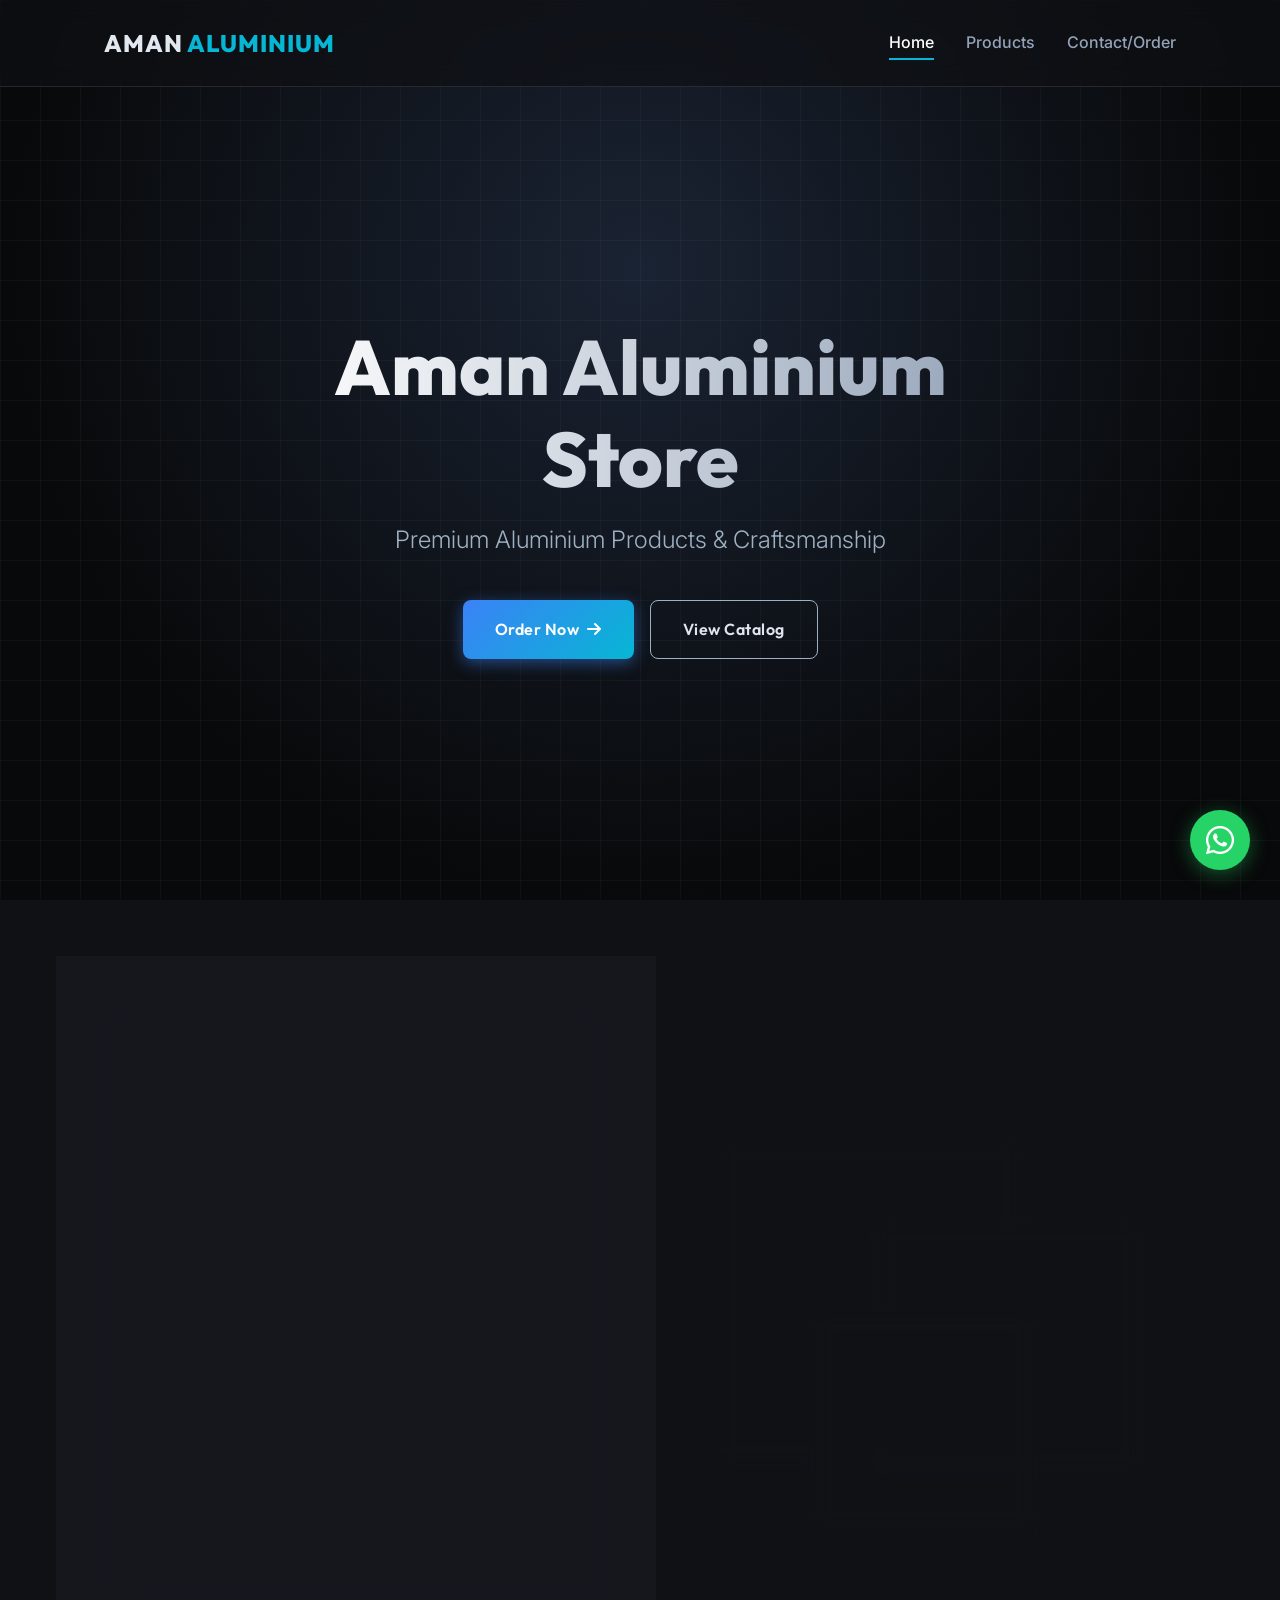
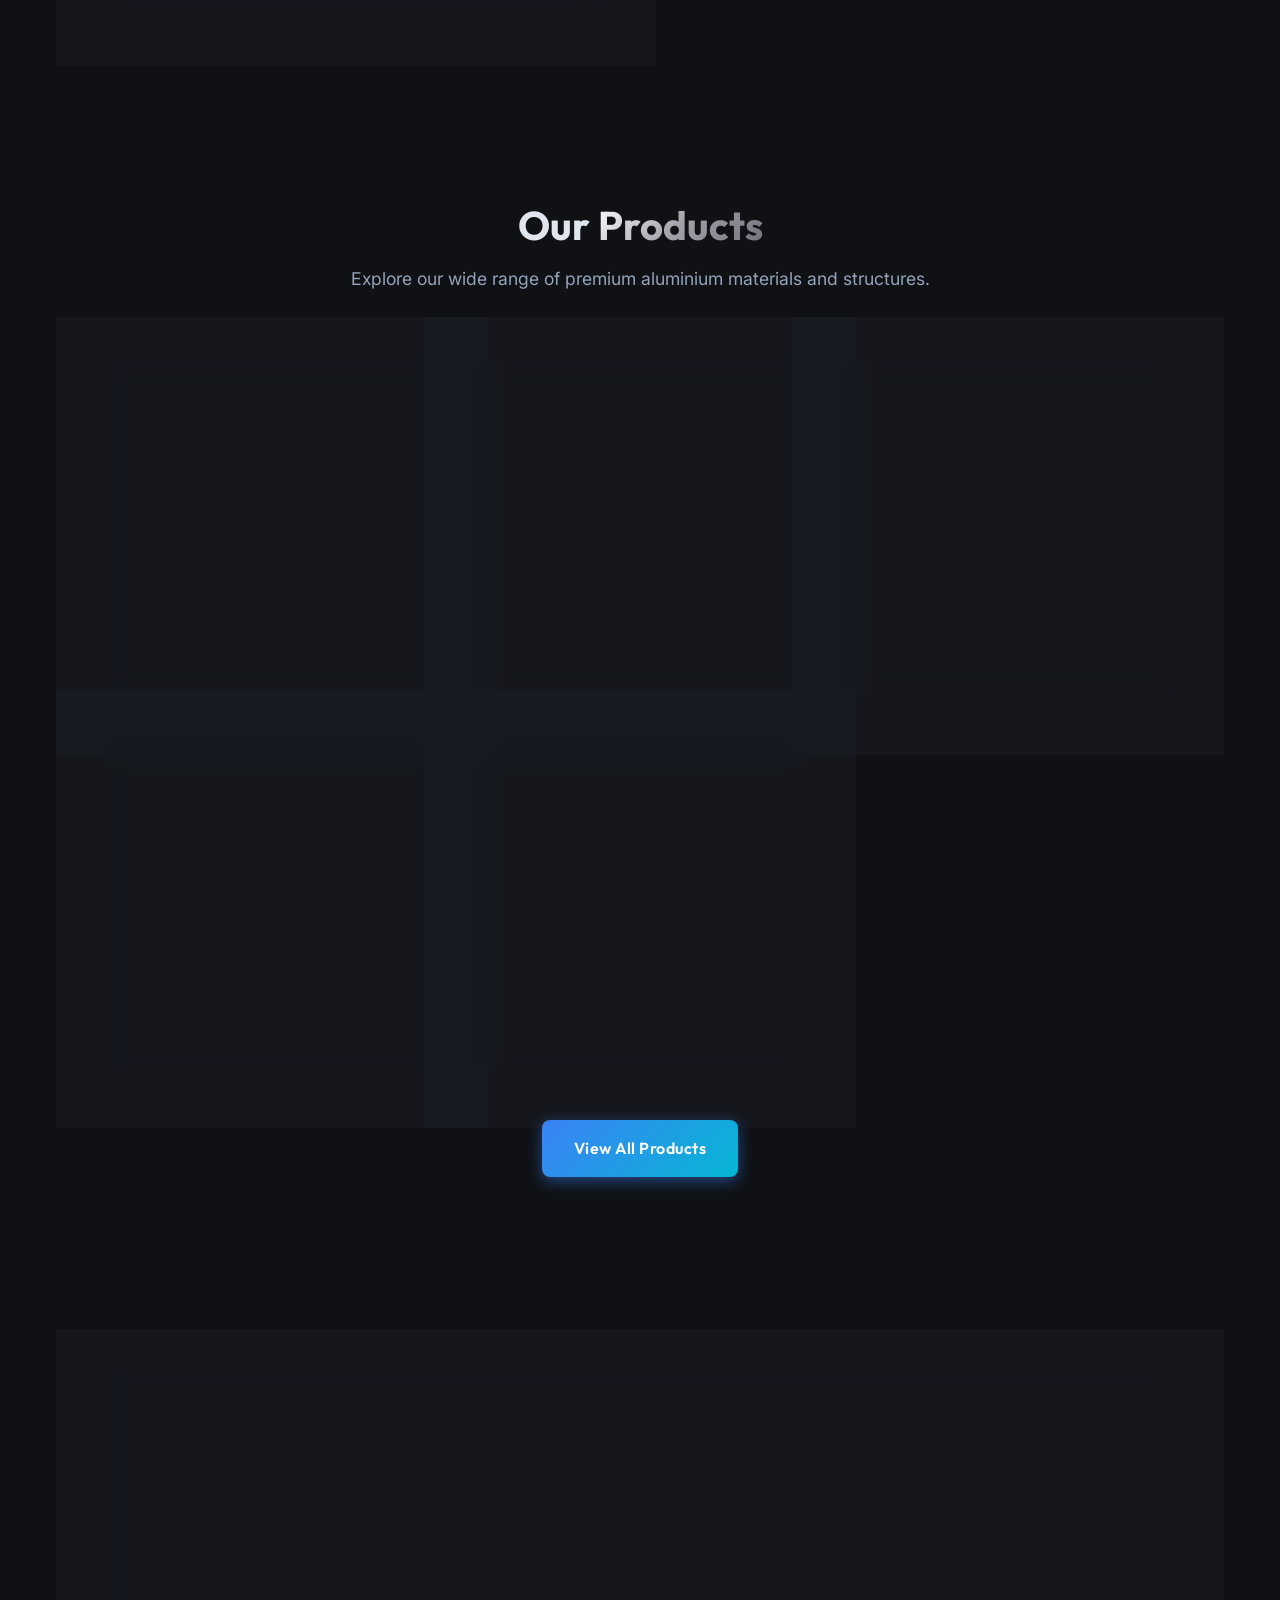
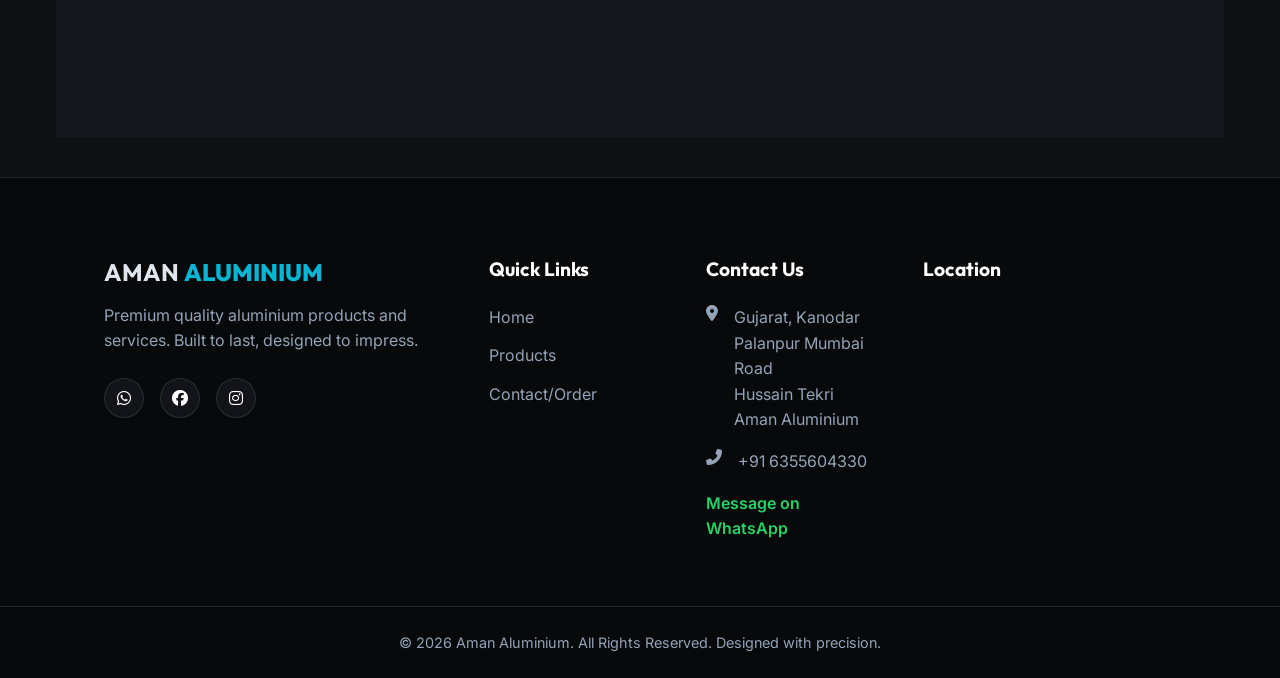
<file: index.html>
<!DOCTYPE html>
<html lang="en">
<head>
    <meta charset="UTF-8">
    <meta name="viewport" content="width=device-width, initial-scale=1.0">
    <title>Aman Aluminium | Premium Aluminium Products</title>
    <meta name="description" content="Aman Aluminium Store - Quality Aluminium Sheets, Doors, Windows, and Custom Work in Kanodar, Gujarat.">
    <!-- Google Fonts for Modern Typography -->
    <link href="https://fonts.googleapis.com/css2?family=Outfit:wght@300;400;600;800&family=Inter:wght@400;500;700&display=swap" rel="stylesheet">
    <link rel="stylesheet" href="style.css">
    <!-- Font Awesome for Icons -->
    <link rel="stylesheet" href="https://cdnjs.cloudflare.com/ajax/libs/font-awesome/6.4.0/css/all.min.css">
</head>
<body>

    <!-- Navigation -->
    <nav class="glass-nav">
        <div class="nav-container">
            <div class="logo">
                <a href="index.html">AMAN <span class="highlight">ALUMINIUM</span></a>
            </div>
            <div class="nav-links">
                <a href="index.html" class="active">Home</a>
                <a href="products.html">Products</a>
                <a href="contact.html">Contact/Order</a>
            </div>
            <div class="mobile-menu-btn">
                <i class="fas fa-bars"></i>
            </div>
        </div>
    </nav>

    <!-- Mobile Nav -->
    <div class="mobile-nav glass-panel">
        <a href="index.html" class="active">Home</a>
        <a href="products.html">Products</a>
        <a href="contact.html">Contact/Order</a>
    </div>

    <!-- Hero Section -->
    <section class="hero" id="home">
        <!-- Abstract gradient background representing metallic reflections -->
        <div class="hero-bg"></div>
        <div class="hero-content">
            <h1 class="reveal-up">Aman Aluminium Store</h1>
            <p class="tagline reveal-up delay-1">Premium Aluminium Products & Craftsmanship</p>
            <div class="hero-buttons reveal-up delay-2">
                <a href="contact.html" class="btn btn-primary">
                    <span class="btn-text">Order Now</span>
                    <i class="fas fa-arrow-right"></i>
                </a>
                <a href="products.html" class="btn btn-secondary">View Catalog</a>
            </div>
        </div>
    </section>

    <!-- About Section -->
    <section class="about section-padding" id="about">
        <div class="container">
            <div class="about-grid">
                <div class="about-text glass-card reveal-left">
                    <h2>Defining Quality in <span class="metallic-text">Aluminium</span></h2>
                    <p>Welcome to <strong>Aman Aluminium</strong>. We are the premier destination for high-quality aluminium products and superior craftsmanship located in Kanodar, Gujarat.</p>
                    <p>From robust architectural frames to elegant interior partitions, our products combine durability with modern aesthetics. We pride ourselves on exceptional service, precision engineering, and delivering premium solutions for both residential and commercial projects.</p>
                    <div class="features-list">
                        <div class="feature-item">
                            <i class="fas fa-check-circle"></i> Premium Quality
                        </div>
                        <div class="feature-item">
                            <i class="fas fa-check-circle"></i> Custom Craftsmanship
                        </div>
                        <div class="feature-item">
                            <i class="fas fa-check-circle"></i> Timely Delivery
                        </div>
                    </div>
                </div>
                <div class="about-image-container reveal-right">
                    <!-- Placeholder representing an aluminium structure -->
                    <div class="abstract-metal-art">
                        <div class="metal-pane pane-1"></div>
                        <div class="metal-pane pane-2"></div>
                        <div class="metal-pane pane-3"></div>
                    </div>
                </div>
            </div>
        </div>
    </section>

    <!-- Products Preview Section -->
    <section class="products-preview section-padding" id="products">
        <div class="container">
            <div class="section-header reveal-up">
                <h2>Our <span class="metallic-text">Products</span></h2>
                <p>Explore our wide range of premium aluminium materials and structures.</p>
            </div>
            
            <div class="product-grid">
                <div class="product-card glass-card reveal-up">
                    <div class="card-icon"><i class="fas fa-layer-group"></i></div>
                    <h3>Aluminium Sheets</h3>
                    <p>High-grade, durable aluminium sheets perfect for roofing, cladding, and industrial applications.</p>
                    <a href="products.html" class="card-link">Explore <i class="fas fa-angle-right"></i></a>
                </div>
                <div class="product-card glass-card reveal-up delay-1">
                    <div class="card-icon"><i class="fas fa-door-closed"></i></div>
                    <h3>Aluminium Doors</h3>
                    <p>Sleek, secure, and modern aluminium doors with smooth mechanisms for any space.</p>
                    <a href="products.html" class="card-link">Explore <i class="fas fa-angle-right"></i></a>
                </div>
                <div class="product-card glass-card reveal-up delay-2">
                    <div class="card-icon"><i class="fas fa-border-all"></i></div>
                    <h3>Aluminium Windows</h3>
                    <p>Weather-resistant, energy-efficient windows maximizing natural light and ventilation.</p>
                    <a href="products.html" class="card-link">Explore <i class="fas fa-angle-right"></i></a>
                </div>
                <div class="product-card glass-card reveal-up">
                    <div class="card-icon"><i class="fas fa-crop-simple"></i></div>
                    <h3>Aluminium Frames</h3>
                    <p>Sturdy architectural frames custom-built to support heavy applications smoothly.</p>
                    <a href="products.html" class="card-link">Explore <i class="fas fa-angle-right"></i></a>
                </div>
                <div class="product-card glass-card reveal-up delay-1">
                    <div class="card-icon"><i class="fas fa-hammer"></i></div>
                    <h3>Custom Work</h3>
                    <p>Bespoke aluminium fabrication tailored exactly to your unique sizing and design needs.</p>
                    <a href="products.html" class="card-link">Explore <i class="fas fa-angle-right"></i></a>
                </div>
            </div>
            
            <div class="center-btn reveal-up delay-2" style="margin-top: 3rem; text-align: center;">
                <a href="products.html" class="btn btn-primary">View All Products</a>
            </div>
        </div>
    </section>

    <!-- WhatsApp Contact Section -->
    <section class="whatsapp-cta section-padding">
        <div class="container">
            <div class="cta-box glass-card reveal-scale">
                <div class="cta-content">
                    <h2>Need an Instant Quote?</h2>
                    <p>Chat with us directly on WhatsApp for inquiries, pricing, or custom orders.</p>
                    <a href="https://wa.me/916355604330" target="_blank" class="btn btn-whatsapp">
                        <i class="fab fa-whatsapp"></i> Chat on WhatsApp
                    </a>
                </div>
                <!-- Dynamic background effect for CTA -->
                <div class="glow-orb"></div>
            </div>
        </div>
    </section>

    <!-- Footer -->
    <footer class="footer">
        <div class="container footer-grid">
            <div class="footer-brand">
                <h3>AMAN <span class="highlight">ALUMINIUM</span></h3>
                <p>Premium quality aluminium products and services. Built to last, designed to impress.</p>
                <div class="social-links">
                    <a href="https://wa.me/916355604330" target="_blank"><i class="fab fa-whatsapp"></i></a>
                    <a href="#"><i class="fab fa-facebook"></i></a>
                    <a href="#"><i class="fab fa-instagram"></i></a>
                </div>
            </div>
            <div class="footer-links">
                <h4>Quick Links</h4>
                <ul>
                    <li><a href="index.html">Home</a></li>
                    <li><a href="products.html">Products</a></li>
                    <li><a href="contact.html">Contact/Order</a></li>
                </ul>
            </div>
            <div class="footer-contact">
                <h4>Contact Us</h4>
                <p><i class="fas fa-map-marker-alt"></i> Gujarat, Kanodar<br>Palanpur Mumbai Road<br>Hussain Tekri<br>Aman Aluminium</p>
                <p><i class="fas fa-phone-alt"></i> +91 6355604330</p>
                <a href="https://wa.me/916355604330" class="footer-wa-link" target="_blank">Message on WhatsApp</a>
            </div>
            <div class="footer-map">
                <h4>Location</h4>
                <!-- Small Google Map Preview iframe -->
                <div class="map-container-small">
                    <iframe src="https://www.google.com/maps/embed?pb=!1m18!1m12!1m3!1d3637.266006764426!2d72.33649511520625!3d24.116534584409395!2m3!1f0!2f0!3f0!3m2!1i1024!2i768!4f13.1!3m3!1m2!1s0x395ceb8a2e0a297b%3A0xe5a14d485e7836ea!2sKanodar%2C%20Gujarat!5e0!3m2!1sen!2sin!4v1715421250000!5m2!1sen!2sin" width="100%" height="100%" style="border:0; border-radius: 8px;" allowfullscreen="" loading="lazy" referrerpolicy="no-referrer-when-downgrade"></iframe>
                </div>
            </div>
        </div>
        <div class="footer-bottom">
            <p>&copy; 2026 Aman Aluminium. All Rights Reserved. Designed with precision.</p>
        </div>
    </footer>

    <!-- Fixed WhatsApp Bubble -->
    <a href="https://wa.me/916355604330" target="_blank" class="floating-wa" title="Chat with us">
        <i class="fab fa-whatsapp"></i>
    </a>

    <script src="script.js"></script>
</body>
</html>
</file>
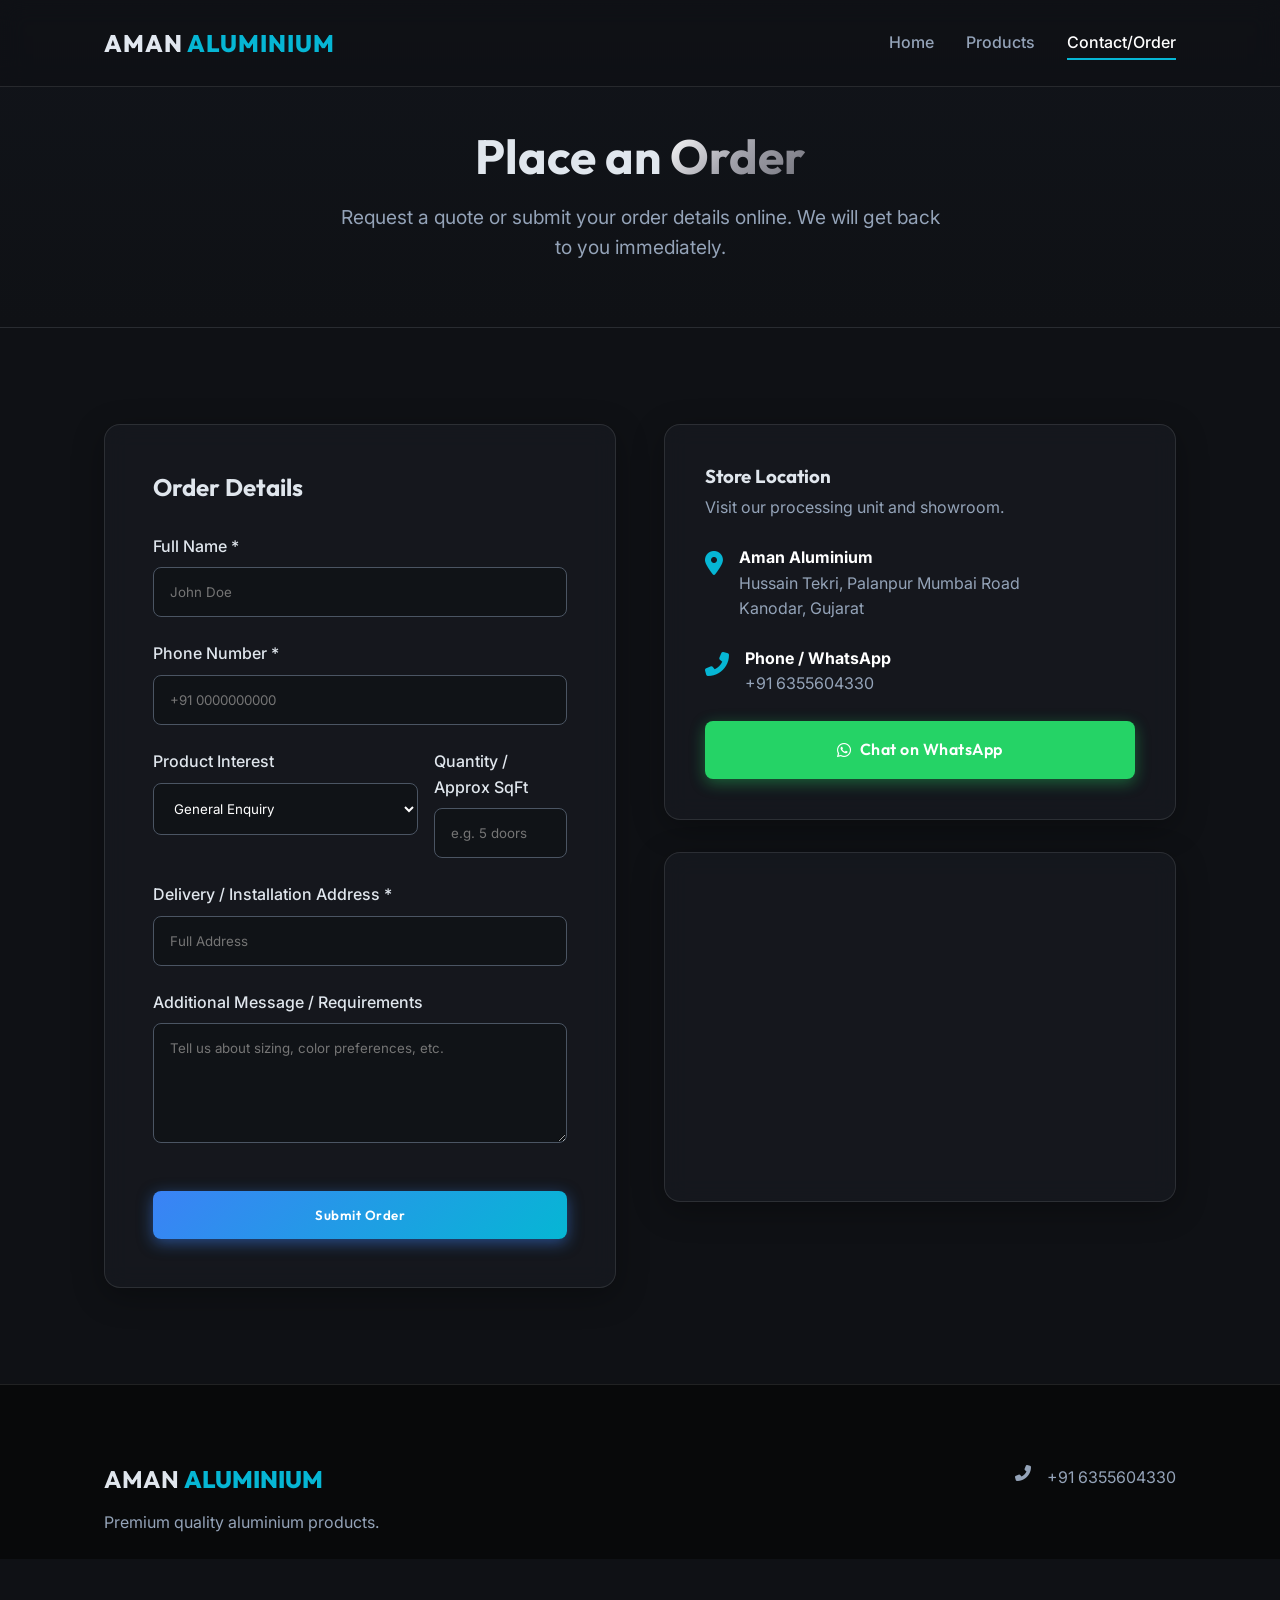
<file: contact.html>
<!DOCTYPE html>
<html lang="en">
<head>
    <meta charset="UTF-8">
    <meta name="viewport" content="width=device-width, initial-scale=1.0">
    <title>Contact & Order | Aman Aluminium</title>
    <!-- Google Fonts -->
    <link href="https://fonts.googleapis.com/css2?family=Outfit:wght@300;400;600;800&family=Inter:wght@400;500;700&display=swap" rel="stylesheet">
    <!-- Font Awesome -->
    <link rel="stylesheet" href="https://cdnjs.cloudflare.com/ajax/libs/font-awesome/6.4.0/css/all.min.css">
    <link rel="stylesheet" href="style.css">
</head>
<body>

    <!-- Navigation -->
    <nav class="glass-nav">
        <div class="nav-container">
            <div class="logo">
                <a href="index.html">AMAN <span class="highlight">ALUMINIUM</span></a>
            </div>
            <div class="nav-links">
                <a href="index.html">Home</a>
                <a href="products.html">Products</a>
                <a href="contact.html" class="active">Contact/Order</a>
            </div>
            <div class="mobile-menu-btn">
                <i class="fas fa-bars"></i>
            </div>
        </div>
    </nav>

    <!-- Mobile Nav -->
    <div class="mobile-nav glass-panel">
        <a href="index.html">Home</a>
        <a href="products.html">Products</a>
        <a href="contact.html" class="active">Contact/Order</a>
    </div>

    <!-- Page Header -->
    <header class="page-header">
        <div class="container reveal-up">
            <h1>Place an <span class="metallic-text">Order</span></h1>
            <p style="color: var(--text-muted); font-size: 1.2rem; max-width: 600px; margin: 0 auto;">Request a quote or submit your order details online. We will get back to you immediately.</p>
        </div>
    </header>

    <!-- Contact Section -->
    <section class="section-padding">
        <div class="container">
            <div class="contact-grid">
                
                <!-- Order Form -->
                <div class="glass-card reveal-left" style="padding: 3rem;">
                    <h2 style="margin-bottom: 2rem;">Order Details</h2>
                    
                    <div id="form-success-msg" style="display: none; background: rgba(37, 211, 102, 0.2); border: 1px solid var(--whatsapp-green); color: white; padding: 1rem; border-radius: 8px; margin-bottom: 2rem;">
                        <i class="fas fa-check-circle" style="color: var(--whatsapp-green);"></i> Order sent successfully! We will contact you soon.
                    </div>
                    <div id="form-error-msg" style="display: none; background: rgba(220, 38, 38, 0.2); border: 1px solid #dc2626; color: white; padding: 1rem; border-radius: 8px; margin-bottom: 2rem;">
                        <i class="fas fa-exclamation-circle" style="color: #dc2626;"></i> Failed to send order. Please try WhatsApp.
                    </div>

                    <form id="orderForm">
                        <div class="form-group">
                            <label for="customerName">Full Name *</label>
                            <input type="text" id="customerName" name="customerName" class="form-control" required placeholder="John Doe">
                        </div>
                        
                        <div class="form-group">
                            <label for="phoneNumber">Phone Number *</label>
                            <input type="tel" id="phoneNumber" name="phoneNumber" class="form-control" required placeholder="+91 0000000000">
                        </div>

                        <div style="display: grid; grid-template-columns: 2fr 1fr; gap: 1rem;">
                            <div class="form-group">
                                <label for="productName">Product Interest</label>
                                <select id="productName" name="productName" class="form-control">
                                    <option value="General Enquiry">General Enquiry</option>
                                    <option value="Aluminium Window">Aluminium Window</option>
                                    <option value="Aluminium Door">Aluminium Door</option>
                                    <option value="Aluminium Frame">Aluminium Frame</option>
                                    <option value="Aluminium Glass Work">Aluminium Glass Work</option>
                                    <option value="Aluminium Sliding Door">Aluminium Sliding Door</option>
                                    <option value="Aluminium Partition">Aluminium Partition</option>
                                    <option value="Custom Work">Custom Work</option>
                                </select>
                            </div>
                            <div class="form-group">
                                <label for="quantity">Quantity / Approx SqFt</label>
                                <input type="text" id="quantity" name="quantity" class="form-control" placeholder="e.g. 5 doors">
                            </div>
                        </div>

                        <div class="form-group">
                            <label for="address">Delivery / Installation Address *</label>
                            <input type="text" id="address" name="address" class="form-control" required placeholder="Full Address">
                        </div>

                        <div class="form-group">
                            <label for="message">Additional Message / Requirements</label>
                            <textarea id="message" name="message" class="form-control" placeholder="Tell us about sizing, color preferences, etc."></textarea>
                        </div>

                        <button type="submit" class="btn btn-primary" style="width: 100%; margin-top: 1rem;">
                            Submit Order
                        </button>
                    </form>
                </div>

                <!-- Contact Info & Map -->
                <div class="contact-info reveal-right">
                    <div class="glass-card" style="padding: 2.5rem; margin-bottom: 2rem;">
                        <h3>Store Location</h3>
                        <p style="color: var(--text-muted); margin-top: 0.5rem; margin-bottom: 1.5rem;">Visit our processing unit and showroom.</p>
                        
                        <div style="display: flex; gap: 1rem; margin-bottom: 1.5rem;">
                            <div style="color: var(--accent-cyan); font-size: 1.5rem;"><i class="fas fa-map-marker-alt"></i></div>
                            <div>
                                <strong style="color: white;">Aman Aluminium</strong><br>
                                <span style="color: var(--text-muted);">Hussain Tekri, Palanpur Mumbai Road<br>Kanodar, Gujarat</span>
                            </div>
                        </div>

                        <div style="display: flex; gap: 1rem; margin-bottom: 1.5rem;">
                            <div style="color: var(--accent-cyan); font-size: 1.5rem;"><i class="fas fa-phone-alt"></i></div>
                            <div>
                                <strong style="color: white;">Phone / WhatsApp</strong><br>
                                <span style="color: var(--text-muted);">+91 6355604330</span>
                            </div>
                        </div>

                        <a href="https://wa.me/916355604330" target="_blank" class="btn btn-whatsapp" style="width: 100%;">
                            <i class="fab fa-whatsapp"></i> Chat on WhatsApp
                        </a>
                    </div>

                    <!-- Large Interactive Map -->
                    <div class="glass-card map-wrapper" style="padding: 0; overflow: hidden; height: 350px;">
                        <iframe src="https://www.google.com/maps/embed?pb=!1m18!1m12!1m3!1d3637.266006764426!2d72.33649511520625!3d24.116534584409395!2m3!1f0!2f0!3f0!3m2!1i1024!2i768!4f13.1!3m3!1m2!1s0x395ceb8a2e0a297b%3A0xe5a14d485e7836ea!2sKanodar%2C%20Gujarat!5e0!3m2!1sen!2sin!4v1715421250000!5m2!1sen!2sin" width="100%" height="100%" style="border:0;" allowfullscreen="" loading="lazy" referrerpolicy="no-referrer-when-downgrade"></iframe>
                    </div>
                </div>

            </div>
        </div>
    </section>

    <!-- Footer -->
    <footer class="footer">
        <!-- Reusing simple footer layout -->
        <div class="container footer-grid" style="grid-template-columns: 1fr 1fr;">
            <div class="footer-brand">
                <h3>AMAN <span class="highlight">ALUMINIUM</span></h3>
                <p>Premium quality aluminium products.</p>
            </div>
            <div class="footer-contact" style="text-align: right;">
                <p style="justify-content: flex-end;"><i class="fas fa-phone-alt"></i> +91 6355604330</p>
            </div>
        </div>
    </footer>

    <script src="script.js"></script>
</body>
</html>
</file>
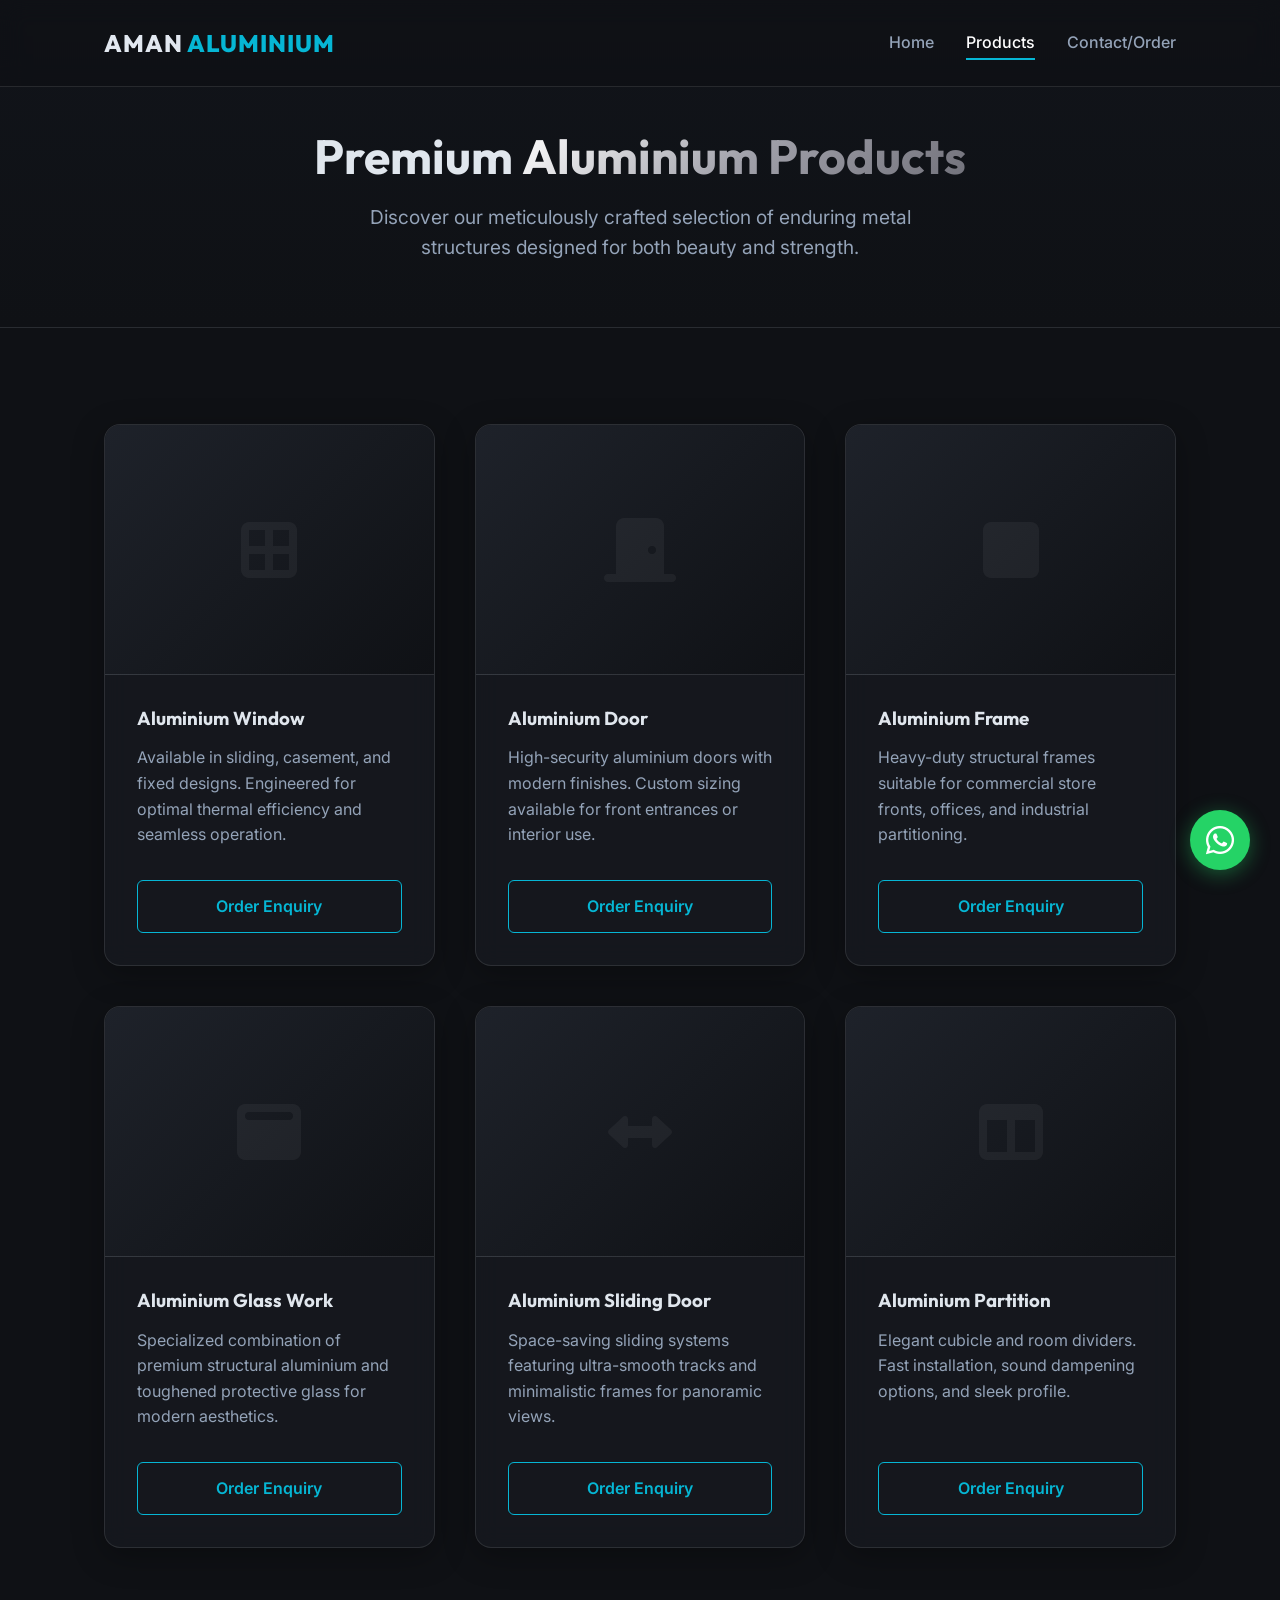
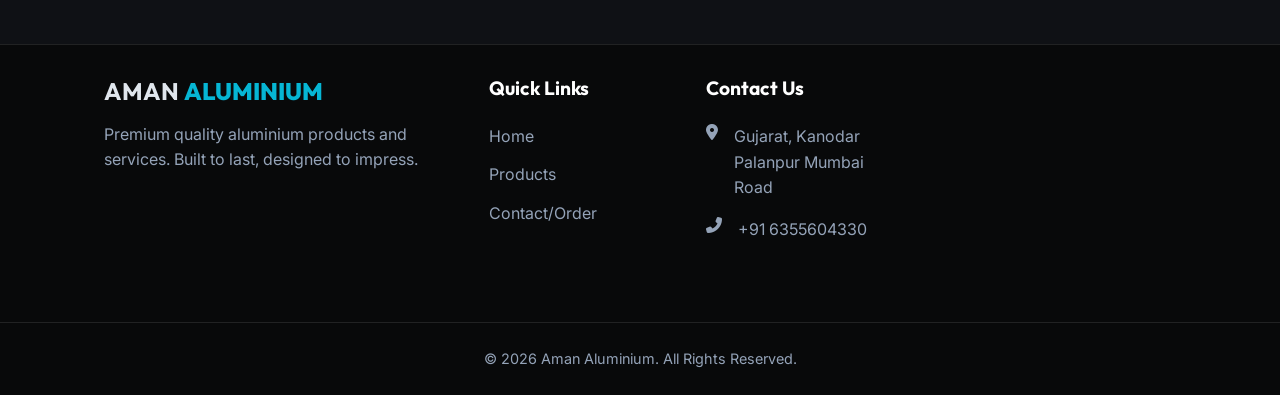
<file: products.html>
<!DOCTYPE html>
<html lang="en">
<head>
    <meta charset="UTF-8">
    <meta name="viewport" content="width=device-width, initial-scale=1.0">
    <title>Products | Aman Aluminium</title>
    <!-- Google Fonts -->
    <link href="https://fonts.googleapis.com/css2?family=Outfit:wght@300;400;600;800&family=Inter:wght@400;500;700&display=swap" rel="stylesheet">
    <!-- Font Awesome -->
    <link rel="stylesheet" href="https://cdnjs.cloudflare.com/ajax/libs/font-awesome/6.4.0/css/all.min.css">
    <link rel="stylesheet" href="style.css">
    <style>
        .product-img-placeholder {
            width: 100%;
            height: 250px;
            background: linear-gradient(135deg, #1e222a 0%, #0f1115 100%);
            display: flex;
            align-items: center;
            justify-content: center;
            font-size: 4rem;
            color: rgba(255,255,255,0.05);
            border-bottom: 1px solid var(--card-border);
            position: relative;
            overflow: hidden;
        }
        .product-img-placeholder::after {
            content: '';
            position: absolute;
            top: 0; left: -100%;
            width: 50%; height: 100%;
            background: linear-gradient(to right, transparent, rgba(255,255,255,0.05), transparent);
            transform: skewX(-20deg);
            animation: shine 6s infinite;
        }
        @keyframes shine {
            0% { left: -100%; }
            20% { left: 200%; }
            100% { left: 200%; }
        }
        .product-grid-page {
            display: grid;
            grid-template-columns: repeat(auto-fill, minmax(320px, 1fr));
            gap: 2.5rem;
        }
        .product-card-page {
            padding: 0;
            display: flex;
            flex-direction: column;
            border-radius: var(--border-rad);
            overflow: hidden;
        }
        .product-info {
            padding: 2rem;
            display: flex;
            flex-direction: column;
            flex-grow: 1;
        }
        .product-info h3 {
            margin-bottom: 1rem;
        }
        .product-info p {
            color: var(--text-muted);
            margin-bottom: 2rem;
            flex-grow: 1;
        }
        .btn-order-outline {
            display: block;
            text-align: center;
            padding: 0.8rem;
            border: 1px solid var(--accent-cyan);
            color: var(--accent-cyan);
            border-radius: 6px;
            font-weight: 600;
            transition: var(--transition);
        }
        .btn-order-outline:hover {
            background: rgba(6, 182, 212, 0.1);
            color: white;
            box-shadow: 0 0 15px rgba(6, 182, 212, 0.3);
        }
    </style>
</head>
<body>

    <!-- Navigation -->
    <nav class="glass-nav">
        <div class="nav-container">
            <div class="logo">
                <a href="index.html">AMAN <span class="highlight">ALUMINIUM</span></a>
            </div>
            <div class="nav-links">
                <a href="index.html">Home</a>
                <a href="products.html" class="active">Products</a>
                <a href="contact.html">Contact/Order</a>
            </div>
            <div class="mobile-menu-btn">
                <i class="fas fa-bars"></i>
            </div>
        </div>
    </nav>

    <!-- Mobile Nav -->
    <div class="mobile-nav glass-panel">
        <a href="index.html">Home</a>
        <a href="products.html" class="active">Products</a>
        <a href="contact.html">Contact/Order</a>
    </div>

    <!-- Page Header -->
    <header class="page-header">
        <div class="container reveal-up">
            <h1>Premium <span class="metallic-text">Aluminium Products</span></h1>
            <p style="color: var(--text-muted); font-size: 1.2rem; max-width: 600px; margin: 0 auto;">Discover our meticulously crafted selection of enduring metal structures designed for both beauty and strength.</p>
        </div>
    </header>

    <!-- Products Catalog -->
    <section class="section-padding">
        <div class="container">
            <div class="product-grid-page">
                
                <!-- Product 1 -->
                <div class="product-card-page glass-card reveal-scale">
                    <div class="product-img-placeholder">
                        <i class="fas fa-border-all"></i>
                    </div>
                    <div class="product-info">
                        <h3>Aluminium Window</h3>
                        <p>Available in sliding, casement, and fixed designs. Engineered for optimal thermal efficiency and seamless operation.</p>
                        <a href="contact.html?product=Aluminium%20Window" class="btn-order-outline">Order Enquiry</a>
                    </div>
                </div>

                <!-- Product 2 -->
                <div class="product-card-page glass-card reveal-scale delay-1">
                    <div class="product-img-placeholder">
                        <i class="fas fa-door-closed"></i>
                    </div>
                    <div class="product-info">
                        <h3>Aluminium Door</h3>
                        <p>High-security aluminium doors with modern finishes. Custom sizing available for front entrances or interior use.</p>
                        <a href="contact.html?product=Aluminium%20Door" class="btn-order-outline">Order Enquiry</a>
                    </div>
                </div>

                <!-- Product 3 -->
                <div class="product-card-page glass-card reveal-scale delay-2">
                    <div class="product-img-placeholder">
                        <i class="fas fa-square"></i>
                    </div>
                    <div class="product-info">
                        <h3>Aluminium Frame</h3>
                        <p>Heavy-duty structural frames suitable for commercial store fronts, offices, and industrial partitioning.</p>
                        <a href="contact.html?product=Aluminium%20Frame" class="btn-order-outline">Order Enquiry</a>
                    </div>
                </div>

                <!-- Product 4 -->
                <div class="product-card-page glass-card reveal-scale">
                    <div class="product-img-placeholder">
                        <i class="fas fa-window-maximize"></i>
                    </div>
                    <div class="product-info">
                        <h3>Aluminium Glass Work</h3>
                        <p>Specialized combination of premium structural aluminium and toughened protective glass for modern aesthetics.</p>
                        <a href="contact.html?product=Aluminium%20Glass%20Work" class="btn-order-outline">Order Enquiry</a>
                    </div>
                </div>

                <!-- Product 5 -->
                <div class="product-card-page glass-card reveal-scale delay-1">
                    <div class="product-img-placeholder">
                        <i class="fas fa-arrows-alt-h"></i>
                    </div>
                    <div class="product-info">
                        <h3>Aluminium Sliding Door</h3>
                        <p>Space-saving sliding systems featuring ultra-smooth tracks and minimalistic frames for panoramic views.</p>
                        <a href="contact.html?product=Aluminium%20Sliding%20Door" class="btn-order-outline">Order Enquiry</a>
                    </div>
                </div>

                <!-- Product 6 -->
                <div class="product-card-page glass-card reveal-scale delay-2">
                    <div class="product-img-placeholder">
                        <i class="fas fa-columns"></i>
                    </div>
                    <div class="product-info">
                        <h3>Aluminium Partition</h3>
                        <p>Elegant cubicle and room dividers. Fast installation, sound dampening options, and sleek profile.</p>
                        <a href="contact.html?product=Aluminium%20Partition" class="btn-order-outline">Order Enquiry</a>
                    </div>
                </div>

            </div>
        </div>
    </section>

    <!-- Footer -->
    <footer class="footer" style="padding-top: 2rem;">
        <div class="container footer-grid">
            <div class="footer-brand">
                <h3>AMAN <span class="highlight">ALUMINIUM</span></h3>
                <p>Premium quality aluminium products and services. Built to last, designed to impress.</p>
            </div>
            <div class="footer-links">
                <h4>Quick Links</h4>
                <ul>
                    <li><a href="index.html">Home</a></li>
                    <li><a href="products.html">Products</a></li>
                    <li><a href="contact.html">Contact/Order</a></li>
                </ul>
            </div>
            <div class="footer-contact">
                <h4>Contact Us</h4>
                <p><i class="fas fa-map-marker-alt"></i> Gujarat, Kanodar<br>Palanpur Mumbai Road</p>
                <p><i class="fas fa-phone-alt"></i> +91 6355604330</p>
            </div>
        </div>
        <div class="footer-bottom">
            <p>&copy; 2026 Aman Aluminium. All Rights Reserved.</p>
        </div>
    </footer>

    <!-- Fixed WhatsApp Bubble -->
    <a href="https://wa.me/916355604330" target="_blank" class="floating-wa" title="Chat with us">
        <i class="fab fa-whatsapp"></i>
    </a>

    <script src="script.js"></script>
</body>
</html>
</file>
<file: style.css>
/* =========================================
   Aman Aluminium - Modern UI CSS
   ========================================= */

/* --- CSS Variables & Design System --- */
:root {
    /* Premium Aluminium Color Palette */
    --bg-dark: #0f1115;
    --bg-darker: #08090a;
    --card-bg: rgba(26, 29, 36, 0.6);
    --card-border: rgba(255, 255, 255, 0.1);
    
    --text-main: #e2e8f0;
    --text-muted: #94a3b8;
    
    --silver-light: #e0e6ed;
    --silver-mid: #9eb1c2;
    --silver-dark: #4b5563;
    
    --accent-blue: #3b82f6;
    --accent-cyan: #06b6d4;
    --accent-glow: rgba(59, 130, 246, 0.5);
    
    --whatsapp-green: #25D366;
    --whatsapp-dark: #128C7E;

    --font-heading: 'Outfit', sans-serif;
    --font-body: 'Inter', sans-serif;

    /* Spacing & Utilities */
    --transition: all 0.3s cubic-bezier(0.4, 0, 0.2, 1);
    --border-rad: 16px;
    --glass-blur: blur(12px);
}

/* --- Global Reset --- */
* {
    margin: 0;
    padding: 0;
    box-sizing: border-box;
}

html {
    scroll-behavior: smooth;
}

body {
    font-family: var(--font-body);
    background-color: var(--bg-dark);
    color: var(--text-main);
    line-height: 1.6;
    overflow-x: hidden;
}

h1, h2, h3, h4, h5, h6 {
    font-family: var(--font-heading);
    color: var(--silver-light);
    line-height: 1.2;
}

a {
    text-decoration: none;
    color: inherit;
    transition: var(--transition);
}

ul {
    list-style: none;
}

/* --- Typography --- */
.metallic-text {
    background: linear-gradient(135deg, #ffffff 0%, #a1a1aa 50%, #71717a 100%);
    -webkit-background-clip: text;
    -webkit-text-fill-color: transparent;
    display: inline-block;
}

.highlight {
    color: var(--accent-cyan);
    font-weight: 800;
}

/* --- Layout --- */
.container {
    max-width: 1200px;
    margin: 0 auto;
    padding: 0 5%;
}

.section-padding {
    padding: 6rem 0;
}

.section-header {
    text-align: center;
    margin-bottom: 4rem;
}

.section-header h2 {
    font-size: 2.5rem;
    margin-bottom: 1rem;
}

.section-header p {
    color: var(--text-muted);
    font-size: 1.1rem;
    max-width: 600px;
    margin: 0 auto;
}

/* --- Components --- */
/* Glassmorphism Classes */
.glass-nav {
    position: fixed;
    top: 0;
    width: 100%;
    z-index: 1000;
    background: rgba(15, 17, 21, 0.7);
    backdrop-filter: var(--glass-blur);
    -webkit-backdrop-filter: var(--glass-blur);
    border-bottom: 1px solid var(--card-border);
    transition: var(--transition);
}

.glass-nav.scrolled {
    background: rgba(8, 9, 10, 0.9);
    box-shadow: 0 4px 30px rgba(0, 0, 0, 0.5);
}

.glass-card {
    background: var(--card-bg);
    backdrop-filter: var(--glass-blur);
    -webkit-backdrop-filter: var(--glass-blur);
    border: 1px solid var(--card-border);
    border-radius: var(--border-rad);
    box-shadow: 0 8px 32px 0 rgba(0, 0, 0, 0.3);
}

/* Buttons */
.btn {
    display: inline-flex;
    align-items: center;
    justify-content: center;
    gap: 0.5rem;
    padding: 1rem 2rem;
    border-radius: 8px;
    font-family: var(--font-heading);
    font-weight: 600;
    letter-spacing: 0.5px;
    cursor: pointer;
    transition: var(--transition);
    border: none;
    position: relative;
    overflow: hidden;
}

.btn::before {
    content: '';
    position: absolute;
    top: 0; left: -100%;
    width: 100%; height: 100%;
    background: linear-gradient(90deg, transparent, rgba(255,255,255,0.2), transparent);
    transition: var(--transition);
}

.btn:hover::before {
    left: 100%;
    transition: 0.7s ease-in-out;
}

.btn-primary {
    background: linear-gradient(135deg, var(--accent-blue), var(--accent-cyan));
    color: white;
    box-shadow: 0 4px 15px var(--accent-glow);
}

.btn-primary:hover {
    transform: translateY(-2px);
    box-shadow: 0 6px 20px rgba(6, 182, 212, 0.6);
}

.btn-secondary {
    background: transparent;
    color: var(--silver-light);
    border: 1px solid var(--silver-mid);
}

.btn-secondary:hover {
    background: rgba(255, 255, 255, 0.05);
    border-color: white;
}

.btn-whatsapp {
    background: var(--whatsapp-green);
    color: white;
    box-shadow: 0 4px 15px rgba(37, 211, 102, 0.4);
}

.btn-whatsapp:hover {
    background: var(--whatsapp-dark);
    transform: translateY(-2px);
}

/* --- Navigation --- */
.nav-container {
    max-width: 1200px;
    margin: 0 auto;
    padding: 1.5rem 5%;
    display: flex;
    justify-content: space-between;
    align-items: center;
}

.logo a {
    font-family: var(--font-heading);
    font-size: 1.5rem;
    font-weight: 800;
    letter-spacing: 1px;
}

.nav-links {
    display: flex;
    gap: 2rem;
}

.nav-links a {
    font-weight: 500;
    color: var(--text-muted);
    position: relative;
}

.nav-links a:hover, .nav-links a.active {
    color: white;
}

.nav-links a::after {
    content: '';
    position: absolute;
    width: 0; height: 2px;
    bottom: -4px; left: 0;
    background: var(--accent-cyan);
    transition: var(--transition);
}

.nav-links a:hover::after, .nav-links a.active::after {
    width: 100%;
}

.mobile-menu-btn {
    display: none;
    font-size: 1.5rem;
    cursor: pointer;
    color: var(--text-main);
}

.mobile-nav {
    position: fixed;
    top: -100%;
    left: 0;
    width: 100%;
    padding: 6rem 2rem 2rem;
    display: flex;
    flex-direction: column;
    gap: 1.5rem;
    z-index: 999;
    text-align: center;
    transition: 0.4s ease-in-out;
}

.mobile-nav.open {
    top: 0;
}

.mobile-nav a {
    font-size: 1.2rem;
    font-weight: 600;
}

/* --- Hero Section --- */
.hero {
    height: 100vh;
    display: flex;
    align-items: center;
    justify-content: center;
    position: relative;
    overflow: hidden;
    padding-top: 5rem;
}

.hero-bg {
    position: absolute;
    top: 0; left: 0;
    width: 100%; height: 100%;
    background: radial-gradient(circle at 50% 30%, #1a2333 0%, #08090a 70%);
    z-index: -2;
}

.hero-bg::after {
    content: '';
    position: absolute;
    top: 0; left: 0;
    width: 100%; height: 100%;
    background-image: 
        linear-gradient(rgba(255,255,255,0.03) 1px, transparent 1px),
        linear-gradient(90deg, rgba(255,255,255,0.03) 1px, transparent 1px);
    background-size: 40px 40px;
    z-index: -1;
}

.hero-content {
    text-align: center;
    max-width: 800px;
    padding: 0 2rem;
    z-index: 10;
}

.hero-content h1 {
    font-size: clamp(3rem, 6vw, 5.5rem);
    margin-bottom: 1rem;
    background: linear-gradient(to right, #ffffff, #94a3b8);
    -webkit-background-clip: text;
    -webkit-text-fill-color: transparent;
    font-weight: 800;
}

.hero-content .tagline {
    font-size: clamp(1.2rem, 2vw, 1.5rem);
    color: var(--silver-mid);
    margin-bottom: 2.5rem;
    font-weight: 300;
}

.hero-buttons {
    display: flex;
    gap: 1rem;
    justify-content: center;
}

/* --- About Section --- */
.about-grid {
    display: grid;
    grid-template-columns: 1fr 1fr;
    gap: 4rem;
    align-items: center;
}

.about-text {
    padding: 3rem;
}

.about-text h2 {
    font-size: 2.5rem;
    margin-bottom: 1.5rem;
}

.about-text p {
    color: var(--text-muted);
    margin-bottom: 1.5rem;
}

.features-list {
    display: flex;
    flex-direction: column;
    gap: 1rem;
    margin-top: 2rem;
}

.feature-item {
    display: flex;
    align-items: center;
    gap: 1rem;
    font-weight: 500;
}

.feature-item i {
    color: var(--accent-cyan);
    font-size: 1.5rem;
}

/* Abstract Metal Art for About Image */
.about-image-container {
    position: relative;
    height: 400px;
    perspective: 1000px;
}

.abstract-metal-art {
    width: 100%;
    height: 100%;
    position: relative;
    transform-style: preserve-3d;
    animation: slow-rotate 20s infinite linear alternating;
}

.metal-pane {
    position: absolute;
    border-radius: 12px;
    background: linear-gradient(135deg, rgba(255,255,255,0.1), rgba(255,255,255,0.01));
    backdrop-filter: blur(10px);
    border: 1px solid rgba(255,255,255,0.2);
    box-shadow: inset 0 0 20px rgba(255,255,255,0.05);
}

.pane-1 {
    width: 60%; height: 80%;
    top: 10%; left: 10%;
    transform: translateZ(50px);
}
.pane-2 {
    width: 50%; height: 60%;
    top: 30%; right: 10%;
    transform: translateZ(100px);
    border: 1px solid var(--accent-cyan);
}
.pane-3 {
    width: 40%; height: 50%;
    bottom: 0; left: 30%;
    transform: translateZ(150px);
}

@keyframes slow-rotate {
    0% { transform: rotateY(-10deg) rotateX(5deg); }
    100% { transform: rotateY(10deg) rotateX(-5deg); }
}

/* --- Products Preview --- */
.product-grid {
    display: grid;
    grid-template-columns: repeat(auto-fit, minmax(300px, 1fr));
    gap: 2rem;
}

.product-card {
    padding: 2.5rem 2rem;
    transition: var(--transition);
    position: relative;
    overflow: hidden;
}

.product-card::before {
    content: '';
    position: absolute;
    top: 0; left: 0;
    width: 100%;
    height: 4px;
    background: linear-gradient(90deg, var(--accent-blue), var(--accent-cyan));
    transform: scaleX(0);
    transform-origin: left;
    transition: var(--transition);
}

.product-card:hover {
    transform: translateY(-10px);
    box-shadow: 0 20px 40px rgba(0,0,0,0.4);
    border-color: rgba(6, 182, 212, 0.3);
}

.product-card:hover::before {
    transform: scaleX(1);
}

.card-icon {
    font-size: 2.5rem;
    color: var(--accent-cyan);
    margin-bottom: 1.5rem;
}

.product-card h3 {
    font-size: 1.5rem;
    margin-bottom: 1rem;
}

.product-card p {
    color: var(--text-muted);
    margin-bottom: 1.5rem;
}

.card-link {
    color: var(--accent-blue);
    font-weight: 600;
    display: flex;
    align-items: center;
    gap: 0.5rem;
}

.card-link i {
    transition: transform 0.3s ease;
}

.product-card:hover .card-link i {
    transform: translateX(5px);
}

/* --- WhatsApp CTA Section --- */
.whatsapp-cta {
    position: relative;
}

.cta-box {
    padding: 4rem;
    text-align: center;
    position: relative;
    overflow: hidden;
    border: 1px solid rgba(37, 211, 102, 0.2);
}

.cta-content {
    position: relative;
    z-index: 10;
}

.cta-content h2 {
    font-size: 2.5rem;
    margin-bottom: 1rem;
    color: white;
}

.cta-content p {
    color: var(--silver-light);
    margin-bottom: 2rem;
    font-size: 1.1rem;
}

.glow-orb {
    position: absolute;
    top: 50%; left: 50%;
    transform: translate(-50%, -50%);
    width: 300px;
    height: 300px;
    background: radial-gradient(circle, rgba(37, 211, 102, 0.15) 0%, transparent 70%);
    border-radius: 50%;
    z-index: 0;
    filter: blur(20px);
}

/* --- Footer --- */
.footer {
    background-color: var(--bg-darker);
    border-top: 1px solid var(--card-border);
    padding: 5rem 0 0 0;
}

.footer-grid {
    display: grid;
    grid-template-columns: 2fr 1fr 1fr 1.5fr;
    gap: 3rem;
    margin-bottom: 4rem;
}

.footer-brand h3 {
    font-size: 1.5rem;
    margin-bottom: 1rem;
}

.footer-brand p {
    color: var(--text-muted);
    margin-bottom: 1.5rem;
}

.social-links {
    display: flex;
    gap: 1rem;
}

.social-links a {
    display: flex;
    align-items: center;
    justify-content: center;
    width: 40px;
    height: 40px;
    border-radius: 50%;
    background: var(--card-bg);
    border: 1px solid var(--card-border);
    color: white;
}

.social-links a:hover {
    background: var(--accent-cyan);
    border-color: var(--accent-cyan);
    transform: translateY(-3px);
}

.footer-links h4, .footer-contact h4, .footer-map h4 {
    font-size: 1.2rem;
    margin-bottom: 1.5rem;
    color: white;
}

.footer-links ul li {
    margin-bottom: 0.8rem;
}

.footer-links ul a {
    color: var(--text-muted);
}

.footer-links ul a:hover {
    color: var(--accent-cyan);
    padding-left: 5px;
}

.footer-contact p {
    color: var(--text-muted);
    display: flex;
    gap: 1rem;
    margin-bottom: 1rem;
    align-items: flex-start;
}

.footer-wa-link {
    color: var(--whatsapp-green);
    font-weight: 600;
}

.map-container-small {
    height: 150px;
    width: 100%;
    border-radius: 8px;
    overflow: hidden;
    position: relative;
}

.footer-bottom {
    text-align: center;
    padding: 1.5rem;
    border-top: 1px solid var(--card-border);
    color: var(--text-muted);
    font-size: 0.9rem;
}

/* --- Fixed Elements --- */
.floating-wa {
    position: fixed;
    bottom: 30px;
    right: 30px;
    width: 60px;
    height: 60px;
    background: var(--whatsapp-green);
    color: white;
    border-radius: 50%;
    display: flex;
    align-items: center;
    justify-content: center;
    font-size: 2rem;
    box-shadow: 0 4px 20px rgba(37, 211, 102, 0.4);
    z-index: 1000;
    transition: var(--transition);
    animation: bounce-subtle 2s infinite;
}

.floating-wa:hover {
    transform: scale(1.1);
    background: var(--whatsapp-dark);
}

@keyframes bounce-subtle {
    0%, 100% { transform: translateY(0); }
    50% { transform: translateY(-10px); }
}

/* --- Animations (Scroll Reveal) --- */
.reveal-up {
    opacity: 0;
    transform: translateY(40px);
    transition: 0.8s all ease;
}

.reveal-left {
    opacity: 0;
    transform: translateX(-40px);
    transition: 0.8s all ease;
}

.reveal-right {
    opacity: 0;
    transform: translateX(40px);
    transition: 0.8s all ease;
}

.reveal-scale {
    opacity: 0;
    transform: scale(0.9);
    transition: 0.8s all ease;
}

.active-reveal {
    opacity: 1;
    transform: translate(0) scale(1);
}

.delay-1 { transition-delay: 0.2s; }
.delay-2 { transition-delay: 0.4s; }

/* Form Styles (For Contact Page) */
.contact-grid {
    display: grid;
    grid-template-columns: 1fr 1fr;
    gap: 3rem;
}

.form-group {
    margin-bottom: 1.5rem;
}

.form-group label {
    display: block;
    margin-bottom: 0.5rem;
    color: var(--silver-light);
    font-weight: 500;
}

.form-control {
    width: 100%;
    padding: 1rem;
    background: rgba(0, 0, 0, 0.2);
    border: 1px solid var(--silver-dark);
    border-radius: 8px;
    color: white;
    font-family: var(--font-body);
    transition: var(--transition);
}

textarea.form-control {
    resize: vertical;
    min-height: 120px;
}

.form-control:focus {
    outline: none;
    border-color: var(--accent-cyan);
    box-shadow: 0 0 0 2px rgba(6, 182, 212, 0.2);
}

/* Page Headers (Products / Contact) */
.page-header {
    padding: 8rem 0 4rem;
    text-align: center;
    background: linear-gradient(180deg, #11141a 0%, var(--bg-dark) 100%);
    border-bottom: 1px solid var(--card-border);
}

.page-header h1 {
    font-size: 3rem;
    margin-bottom: 1rem;
}

/* Responsive Styles */
@media (max-width: 991px) {
    .about-grid, .contact-grid {
        grid-template-columns: 1fr;
    }
    
    .footer-grid {
        grid-template-columns: 1fr 1fr;
    }
}

@media (max-width: 768px) {
    .nav-links {
        display: none;
    }
    
    .mobile-menu-btn {
        display: block;
    }
    
    .hero-buttons {
        flex-direction: column;
    }
    
    .section-padding {
        padding: 4rem 0;
    }
    
    .footer-grid {
        grid-template-columns: 1fr;
        gap: 2rem;
    }
    
    .about-text {
        padding: 2rem;
    }
}
</file>
